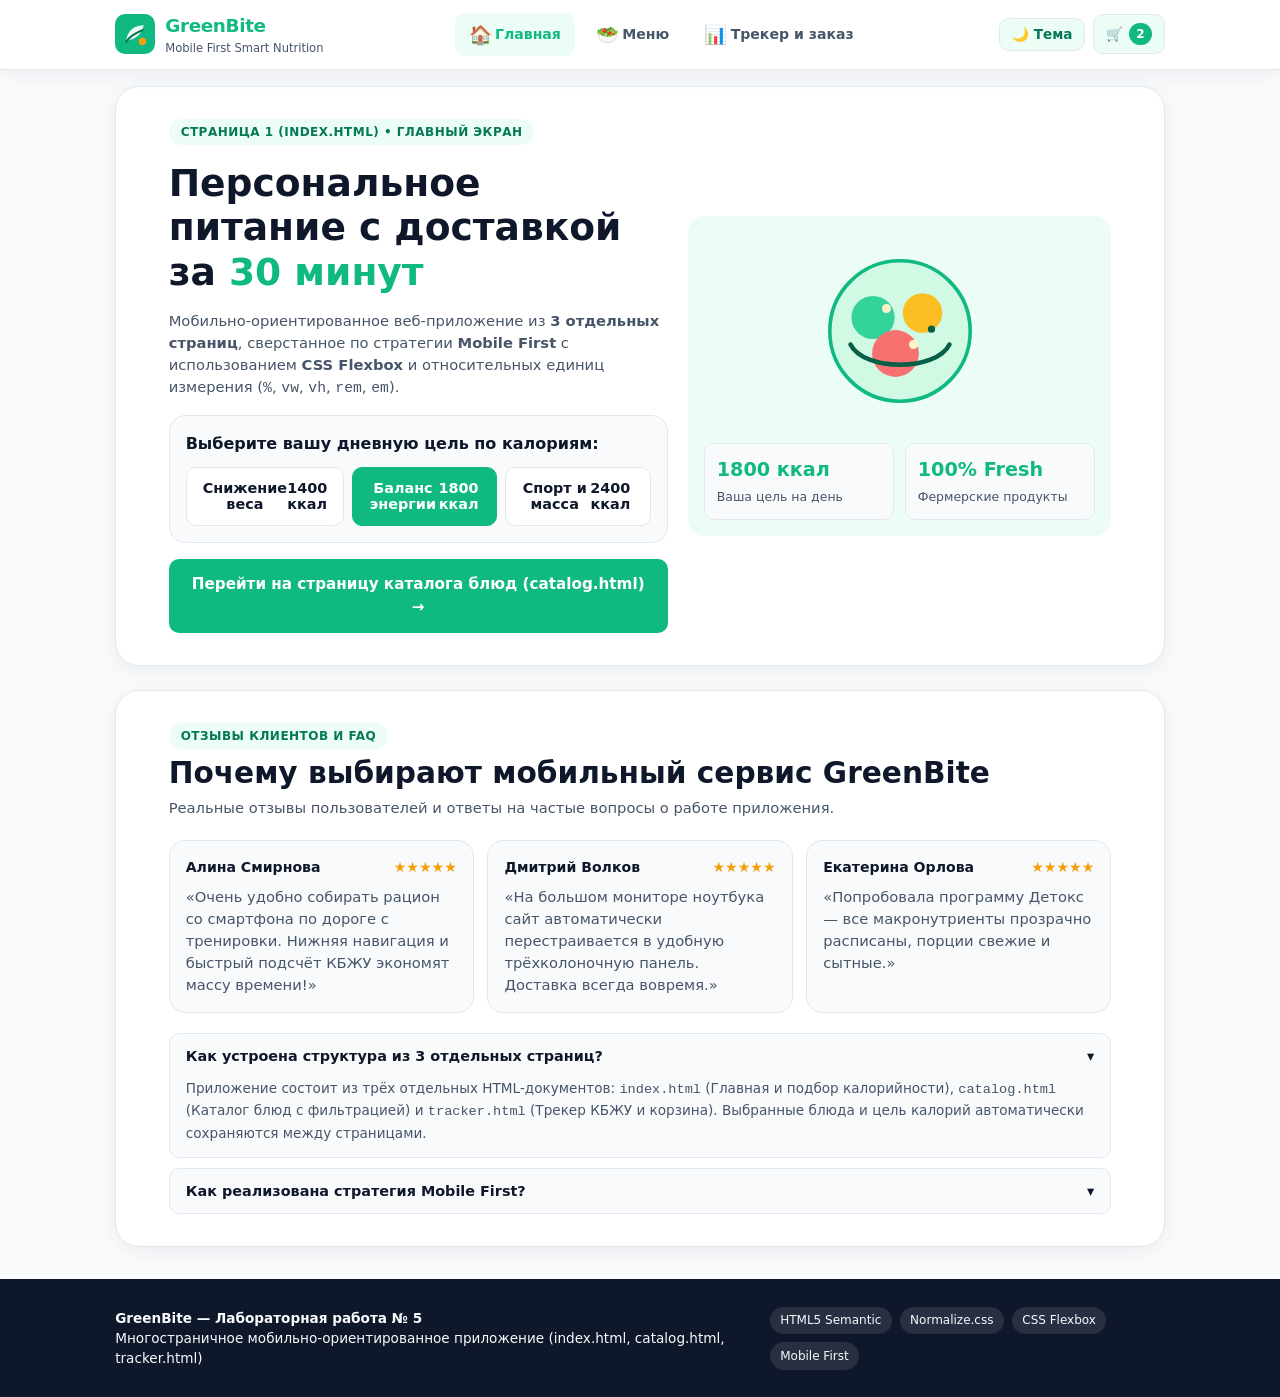
<file: index.html>
<!DOCTYPE html>
<html lang="ru">
<head>
  <meta charset="UTF-8">
  <!-- Обязательный метатег Viewport строго по ИТК Лабораторной работы № 5 -->
  <meta name="viewport" content="width=device-width, initial-scale=1.0, maximum-scale=1.0, user-scalable=no">
  <title>GreenBite — Главная | Лабораторная работа № 5 (Страница 1)</title>
  <link rel="stylesheet" href="css/normalize.css">
  <link rel="stylesheet" href="css/style.css">
</head>
<body>

  <!-- Всплывающее уведомление интерфейса -->
  <div id="toastMsg" class="toast-msg" role="status" aria-live="polite">
    <span id="toastText">Уведомление</span>
  </div>

  <!-- Семантическая шапка сайта <header> -->
  <header class="site-header">
    <div class="container header-inner">
      <a href="index.html" class="brand">
        <img src="assets/logo.svg" alt="Логотип GreenBite" class="brand-logo">
        <div class="brand-text">
          <span class="brand-title">GreenBite</span>
          <span class="brand-subtitle">Mobile First Smart Nutrition</span>
        </div>
      </a>

      <!-- Семантическая навигация <nav> между 3 отдельными страницами -->
      <nav class="main-nav" aria-label="Основная навигация по страницам">
        <ul class="nav-list">
          <li>
            <a href="index.html" class="nav-link active">
              <span class="nav-icon">🏠</span>
              <span>Главная</span>
            </a>
          </li>
          <li>
            <a href="catalog.html" class="nav-link">
              <span class="nav-icon">🥗</span>
              <span>Меню</span>
            </a>
          </li>
          <li>
            <a href="tracker.html" class="nav-link">
              <span class="nav-icon">📊</span>
              <span>Трекер и заказ</span>
            </a>
          </li>
        </ul>
      </nav>

      <div class="header-actions">
        <button type="button" id="themeToggleBtn" class="icon-btn" aria-label="Переключить тему">🌙 Тема</button>
        <a href="tracker.html" class="icon-btn">
          <span>🛒</span>
          <span id="cartCountBadge" class="cart-badge">2</span>
        </a>
      </div>
    </div>
  </header>

  <!-- Семантический основной блок <main> Страницы 1 -->
  <main class="site-main container">

    <section class="screen-section">
      <div class="hero-layout">
        <div class="hero-content">
          <span class="section-badge">Страница 1 (index.html) • Главный экран</span>
          <h1 class="hero-title">
            Персональное питание с доставкой за <span class="hero-highlight">30 минут</span>
          </h1>
          <p class="section-desc">
            Мобильно-ориентированное веб-приложение из <strong>3 отдельных страниц</strong>, сверстанное по стратегии <strong>Mobile First</strong> с использованием <strong>CSS Flexbox</strong> и относительных единиц измерения (<code>%</code>, <code>vw</code>, <code>vh</code>, <code>rem</code>, <code>em</code>).
          </p>

          <div class="goal-selector">
            <strong>Выберите вашу дневную цель по калориям:</strong>
            <div class="goal-buttons">
              <button type="button" class="goal-btn" data-kcal="1400">
                <span>Снижение веса</span>
                <span>1400 ккал</span>
              </button>
              <button type="button" class="goal-btn active" data-kcal="1800">
                <span>Баланс энергии</span>
                <span>1800 ккал</span>
              </button>
              <button type="button" class="goal-btn" data-kcal="2400">
                <span>Спорт и масса</span>
                <span>2400 ккал</span>
              </button>
            </div>
          </div>

          <a href="catalog.html" class="primary-btn">Перейти на страницу каталога блюд (catalog.html) →</a>
        </div>

        <div class="hero-visual">
          <img src="assets/hero-bowl.svg" alt="Сбалансированный боул GreenBite" class="hero-image">
          <div class="kpi-row">
            <div class="kpi-card">
              <span class="kpi-value" id="heroTargetDisplay">1800 ккал</span>
              <span class="kpi-label">Ваша цель на день</span>
            </div>
            <div class="kpi-card">
              <span class="kpi-value">100% Fresh</span>
              <span class="kpi-label">Фермерские продукты</span>
            </div>
          </div>
        </div>
      </div>
    </section>

    <section class="screen-section">
      <div class="section-header">
        <span class="section-badge">Отзывы клиентов и FAQ</span>
        <h2 class="section-title">Почему выбирают мобильный сервис GreenBite</h2>
        <p class="section-desc">Реальные отзывы пользователей и ответы на частые вопросы о работе приложения.</p>
      </div>

      <div class="reviews-grid">
        <article class="review-card">
          <div class="review-header">
            <span>Алина Смирнова</span>
            <span class="review-stars">★★★★★</span>
          </div>
          <p class="section-desc">«Очень удобно собирать рацион со смартфона по дороге с тренировки. Нижняя навигация и быстрый подсчёт КБЖУ экономят массу времени!»</p>
        </article>

        <article class="review-card">
          <div class="review-header">
            <span>Дмитрий Волков</span>
            <span class="review-stars">★★★★★</span>
          </div>
          <p class="section-desc">«На большом мониторе ноутбука сайт автоматически перестраивается в удобную трёхколоночную панель. Доставка всегда вовремя.»</p>
        </article>

        <article class="review-card">
          <div class="review-header">
            <span>Екатерина Орлова</span>
            <span class="review-stars">★★★★★</span>
          </div>
          <p class="section-desc">«Попробовала программу Детокс — все макронутриенты прозрачно расписаны, порции свежие и сытные.»</p>
        </article>
      </div>

      <div class="faq-list">
        <div class="faq-item open">
          <button type="button" class="faq-question">
            <span>Как устроена структура из 3 отдельных страниц?</span>
            <span>▾</span>
          </button>
          <div class="faq-answer">
            Приложение состоит из трёх отдельных HTML-документов: <code>index.html</code> (Главная и подбор калорийности), <code>catalog.html</code> (Каталог блюд с фильтрацией) и <code>tracker.html</code> (Трекер КБЖУ и корзина). Выбранные блюда и цель калорий автоматически сохраняются между страницами.
          </div>
        </div>

        <div class="faq-item">
          <button type="button" class="faq-question">
            <span>Как реализована стратегия Mobile First?</span>
            <span>▾</span>
          </button>
          <div class="faq-answer">
            Базовые CSS-стили написаны без медиа-запросов специально для узких экранов смартфонов (до 480px): одноколоночный поток Flexbox, крупный размер кнопок и нижнее расположение меню. Для планшетов (<code>@media (min-width: 768px)</code>) и десктопов (<code>@media (min-width: 1024px)</code>) сетка расширяется в несколько колонок.
          </div>
        </div>
      </div>
    </section>

  </main>

  <!-- Семантический подвал сайта <footer> -->
  <footer class="site-footer">
    <div class="container footer-inner">
      <div>
        <strong>GreenBite — Лабораторная работа № 5</strong>
        <p>Многостраничное мобильно-ориентированное приложение (index.html, catalog.html, tracker.html)</p>
      </div>
      <div class="footer-badges">
        <span class="footer-tag">HTML5 Semantic</span>
        <span class="footer-tag">Normalize.css</span>
        <span class="footer-tag">CSS Flexbox</span>
        <span class="footer-tag">Mobile First</span>
      </div>
    </div>
  </footer>

  <script src="js/app.js"></script>
</body>
</html>
</file>
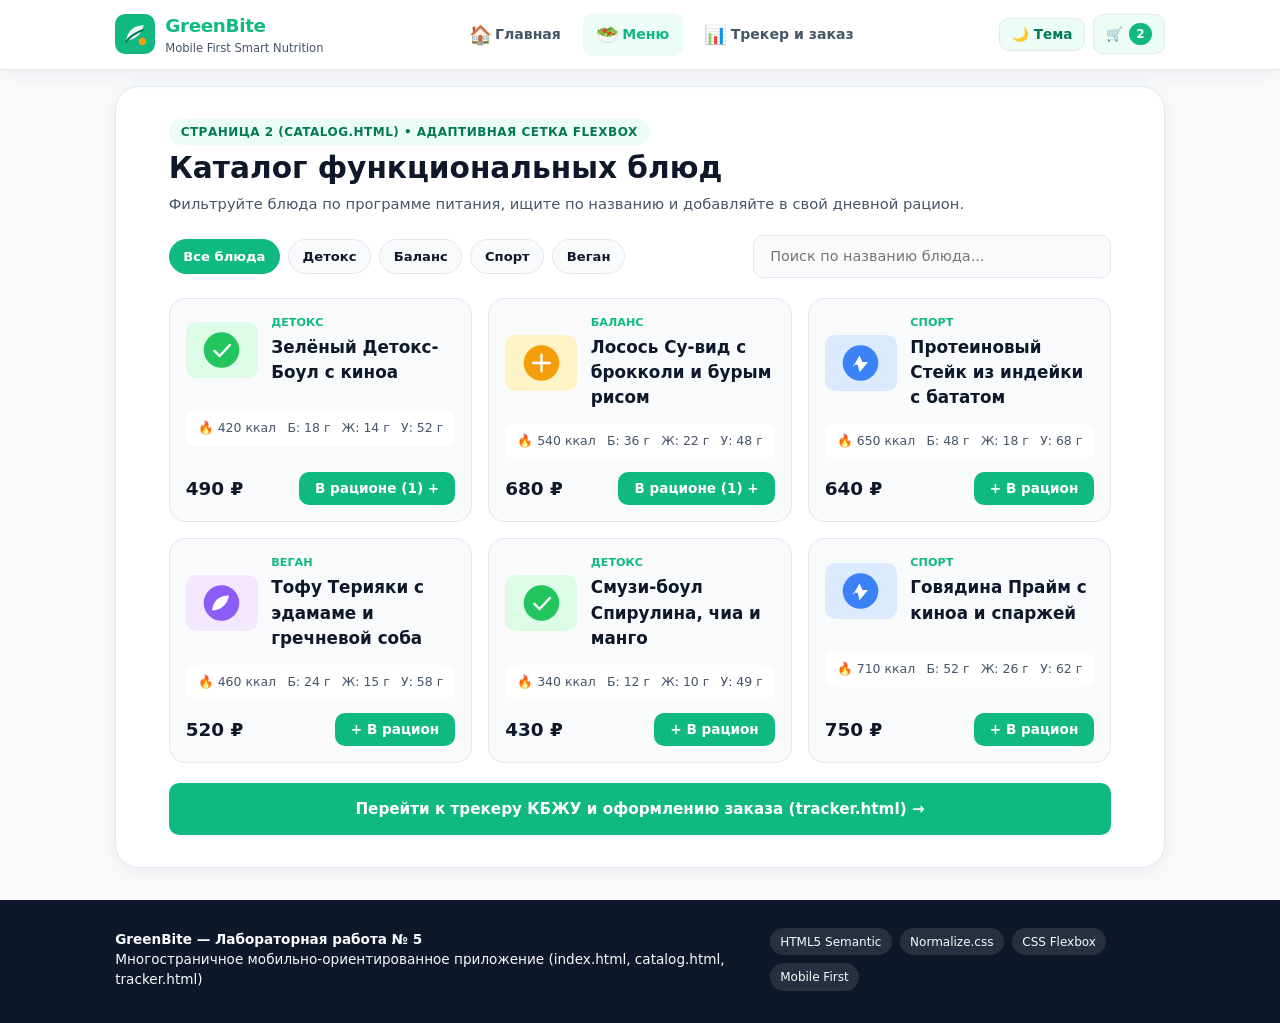
<file: catalog.html>
<!DOCTYPE html>
<html lang="ru">
<head>
  <meta charset="UTF-8">
  <!-- Обязательный метатег Viewport строго по ИТК Лабораторной работы № 5 -->
  <meta name="viewport" content="width=device-width, initial-scale=1.0, maximum-scale=1.0, user-scalable=no">
  <title>GreenBite — Меню и каталог блюд | Лабораторная работа № 5 (Страница 2)</title>
  <link rel="stylesheet" href="css/normalize.css">
  <link rel="stylesheet" href="css/style.css">
</head>
<body>

  <!-- Всплывающее уведомление интерфейса -->
  <div id="toastMsg" class="toast-msg" role="status" aria-live="polite">
    <span id="toastText">Уведомление</span>
  </div>

  <!-- Семантическая шапка сайта <header> -->
  <header class="site-header">
    <div class="container header-inner">
      <a href="index.html" class="brand">
        <img src="assets/logo.svg" alt="Логотип GreenBite" class="brand-logo">
        <div class="brand-text">
          <span class="brand-title">GreenBite</span>
          <span class="brand-subtitle">Mobile First Smart Nutrition</span>
        </div>
      </a>

      <!-- Семантическая навигация <nav> между 3 отдельными страницами -->
      <nav class="main-nav" aria-label="Основная навигация по страницам">
        <ul class="nav-list">
          <li>
            <a href="index.html" class="nav-link">
              <span class="nav-icon">🏠</span>
              <span>Главная</span>
            </a>
          </li>
          <li>
            <a href="catalog.html" class="nav-link active">
              <span class="nav-icon">🥗</span>
              <span>Меню</span>
            </a>
          </li>
          <li>
            <a href="tracker.html" class="nav-link">
              <span class="nav-icon">📊</span>
              <span>Трекер и заказ</span>
            </a>
          </li>
        </ul>
      </nav>

      <div class="header-actions">
        <button type="button" id="themeToggleBtn" class="icon-btn" aria-label="Переключить тему">🌙 Тема</button>
        <a href="tracker.html" class="icon-btn">
          <span>🛒</span>
          <span id="cartCountBadge" class="cart-badge">2</span>
        </a>
      </div>
    </div>
  </header>

  <!-- Семантический основной блок <main> Страницы 2 -->
  <main class="site-main container">

    <section class="screen-section">
      <div class="section-header">
        <span class="section-badge">Страница 2 (catalog.html) • Адаптивная сетка Flexbox</span>
        <h1 class="section-title">Каталог функциональных блюд</h1>
        <p class="section-desc">Фильтруйте блюда по программе питания, ищите по названию и добавляйте в свой дневной рацион.</p>
      </div>

      <div class="catalog-controls">
        <div class="filter-Chips" role="group" aria-label="Фильтр категорий">
          <button type="button" class="chip-btn active" data-cat="all">Все блюда</button>
          <button type="button" class="chip-btn" data-cat="detox">Детокс</button>
          <button type="button" class="chip-btn" data-cat="balance">Баланс</button>
          <button type="button" class="chip-btn" data-cat="sport">Спорт</button>
          <button type="button" class="chip-btn" data-cat="vegan">Веган</button>
        </div>
        <div class="search-box">
          <input type="search" id="catalogSearch" class="search-input" placeholder="Поиск по названию блюда...">
        </div>
      </div>

      <div id="catalogGrid" class="catalog-grid"></div>

      <a href="tracker.html" class="primary-btn">Перейти к трекеру КБЖУ и оформлению заказа (tracker.html) →</a>
    </section>

  </main>

  <!-- Семантический подвал сайта <footer> -->
  <footer class="site-footer">
    <div class="container footer-inner">
      <div>
        <strong>GreenBite — Лабораторная работа № 5</strong>
        <p>Многостраничное мобильно-ориентированное приложение (index.html, catalog.html, tracker.html)</p>
      </div>
      <div class="footer-badges">
        <span class="footer-tag">HTML5 Semantic</span>
        <span class="footer-tag">Normalize.css</span>
        <span class="footer-tag">CSS Flexbox</span>
        <span class="footer-tag">Mobile First</span>
      </div>
    </div>
  </footer>

  <script src="js/app.js"></script>
</body>
</html>
</file>
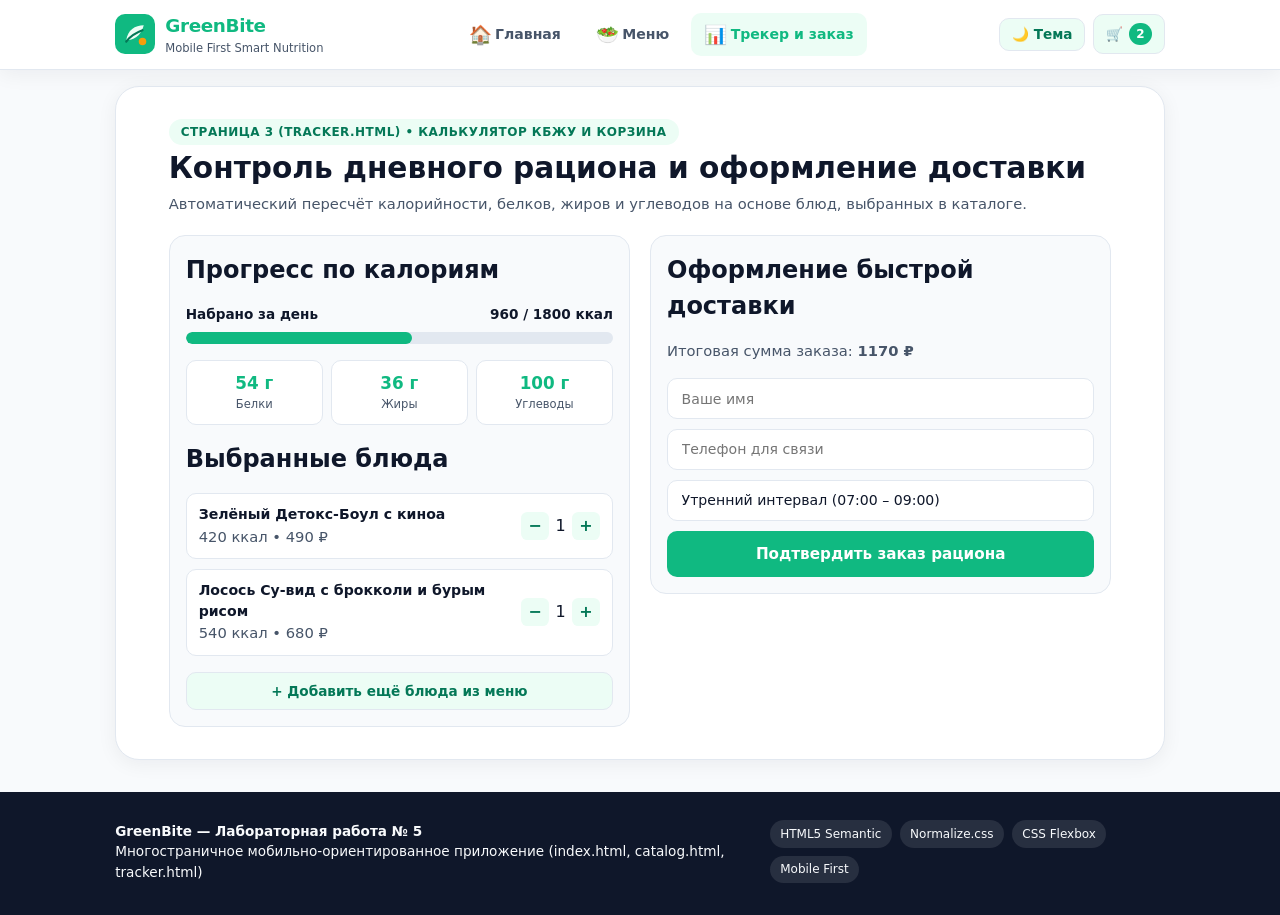
<file: tracker.html>
<!DOCTYPE html>
<html lang="ru">
<head>
  <meta charset="UTF-8">
  <!-- Обязательный метатег Viewport строго по ИТК Лабораторной работы № 5 -->
  <meta name="viewport" content="width=device-width, initial-scale=1.0, maximum-scale=1.0, user-scalable=no">
  <title>GreenBite — Трекер КБЖУ и Корзина | Лабораторная работа № 5 (Страница 3)</title>
  <link rel="stylesheet" href="css/normalize.css">
  <link rel="stylesheet" href="css/style.css">
</head>
<body>

  <!-- Всплывающее уведомление интерфейса -->
  <div id="toastMsg" class="toast-msg" role="status" aria-live="polite">
    <span id="toastText">Уведомление</span>
  </div>

  <!-- Семантическая шапка сайта <header> -->
  <header class="site-header">
    <div class="container header-inner">
      <a href="index.html" class="brand">
        <img src="assets/logo.svg" alt="Логотип GreenBite" class="brand-logo">
        <div class="brand-text">
          <span class="brand-title">GreenBite</span>
          <span class="brand-subtitle">Mobile First Smart Nutrition</span>
        </div>
      </a>

      <!-- Семантическая навигация <nav> между 3 отдельными страницами -->
      <nav class="main-nav" aria-label="Основная навигация по страницам">
        <ul class="nav-list">
          <li>
            <a href="index.html" class="nav-link">
              <span class="nav-icon">🏠</span>
              <span>Главная</span>
            </a>
          </li>
          <li>
            <a href="catalog.html" class="nav-link">
              <span class="nav-icon">🥗</span>
              <span>Меню</span>
            </a>
          </li>
          <li>
            <a href="tracker.html" class="nav-link active">
              <span class="nav-icon">📊</span>
              <span>Трекер и заказ</span>
            </a>
          </li>
        </ul>
      </nav>

      <div class="header-actions">
        <button type="button" id="themeToggleBtn" class="icon-btn" aria-label="Переключить тему">🌙 Тема</button>
        <a href="tracker.html" class="icon-btn">
          <span>🛒</span>
          <span id="cartCountBadge" class="cart-badge">2</span>
        </a>
      </div>
    </div>
  </header>

  <!-- Семантический основной блок <main> Страницы 3 -->
  <main class="site-main container">

    <section class="screen-section">
      <div class="section-header">
        <span class="section-badge">Страница 3 (tracker.html) • Калькулятор КБЖУ и корзина</span>
        <h1 class="section-title">Контроль дневного рациона и оформление доставки</h1>
        <p class="section-desc">Автоматический пересчёт калорийности, белков, жиров и углеводов на основе блюд, выбранных в каталоге.</p>
      </div>

      <div class="tracker-layout">
        <div class="tracker-panel">
          <h2>Прогресс по калориям</h2>
          <div class="progress-wrap">
            <div class="progress-labels">
              <span>Набрано за день</span>
              <span id="kcalProgressText">960 / 1800 ккал</span>
            </div>
            <div class="progress-bar-bg">
              <div id="kcalProgressBar" class="progress-bar-fill"></div>
            </div>
          </div>

          <div class="macro-summary">
            <div class="macro-box">
              <div id="macroProtein" class="macro-val">54 г</div>
              <div class="macro-name">Белки</div>
            </div>
            <div class="macro-box">
              <div id="macroFat" class="macro-val">36 г</div>
              <div class="macro-name">Жиры</div>
            </div>
            <div class="macro-box">
              <div id="macroCarbs" class="macro-val">100 г</div>
              <div class="macro-name">Углеводы</div>
            </div>
          </div>

          <h2>Выбранные блюда</h2>
          <div id="cartList" class="cart-list"></div>
          <a href="catalog.html" class="icon-btn">+ Добавить ещё блюда из меню</a>
        </div>

        <div class="cart-panel">
          <h2>Оформление быстрой доставки</h2>
          <p class="section-desc">Итоговая сумма заказа: <strong id="cartTotalPrice">1170 ₽</strong></p>
          <form id="orderForm" class="order-form">
            <input type="text" id="customerName" class="form-input" placeholder="Ваше имя" required>
            <input type="tel" id="customerPhone" class="form-input" placeholder="Телефон для связи" required>
            <select id="deliverySlot" class="form-input">
              <option value="morning">Утренний интервал (07:00 – 09:00)</option>
              <option value="day">Дневной интервал (12:00 – 14:00)</option>
              <option value="evening">Вечерний интервал (19:00 – 21:00)</option>
            </select>
            <button type="submit" class="primary-btn">Подтвердить заказ рациона</button>
          </form>
        </div>
      </div>
    </section>

  </main>

  <!-- Семантический подвал сайта <footer> -->
  <footer class="site-footer">
    <div class="container footer-inner">
      <div>
        <strong>GreenBite — Лабораторная работа № 5</strong>
        <p>Многостраничное мобильно-ориентированное приложение (index.html, catalog.html, tracker.html)</p>
      </div>
      <div class="footer-badges">
        <span class="footer-tag">HTML5 Semantic</span>
        <span class="footer-tag">Normalize.css</span>
        <span class="footer-tag">CSS Flexbox</span>
        <span class="footer-tag">Mobile First</span>
      </div>
    </div>
  </footer>

  <script src="js/app.js"></script>
</body>
</html>
</file>
<file: css/style.css>
/*!
 * Лабораторная работа № 5
 * Тема: Верстка мобильно-ориентированного приложения «GreenBite» (3 отдельные страницы)
 * Стратегия: Mobile First (базовые стили для экранов до 480px без медиа-запросов)
 * Сетка: CSS Flexbox | Единицы измерения: %, vw, vh, rem, em
 */

:root {
  --bg-primary: #f8fafc;
  --bg-card: #ffffff;
  --bg-accent: #ecfdf5;
  --bg-dark: #0f172a;
  --text-main: #0f172a;
  --text-muted: #475569;
  --brand-primary: #10b981;
  --brand-dark: #047857;
  --brand-amber: #f59e0b;
  --border-soft: #e2e8f0;
  --radius-sm: 0.625rem;
  --radius-md: 1rem;
  --radius-lg: 1.5rem;
  --shadow-soft: 0 0.25rem 1.25rem rgba(15, 23, 42, 0.06);
  --shadow-hover: 0 0.5rem 1.75rem rgba(16, 185, 129, 0.16);
}

body.dark-theme {
  --bg-primary: #0f172a;
  --bg-card: #1e293b;
  --bg-accent: #064e3b;
  --bg-dark: #020617;
  --text-main: #f8fafc;
  --text-muted: #94a3b8;
  --border-soft: #334155;
  --shadow-soft: 0 0.25rem 1.25rem rgba(0, 0, 0, 0.35);
}

body {
  background-color: var(--bg-primary);
  color: var(--text-main);
  font-size: 1rem;
  display: flex;
  flex-direction: column;
  min-height: 100vh;
  padding-bottom: 4.5rem;
  transition: background-color 0.25s ease, color 0.25s ease;
}

.container {
  width: 92vw;
  max-width: 100%;
  margin-left: auto;
  margin-right: auto;
}

/* ==========================================================================
   БАЗОВЫЕ СТИЛИ MOBILE FIRST (экраны смартфонов до 480px без медиа-запросов)
   ========================================================================== */

.site-header {
  position: sticky;
  top: 0;
  z-index: 50;
  width: 100%;
  background-color: var(--bg-card);
  border-bottom: 0.0625rem solid var(--border-soft);
  box-shadow: var(--shadow-soft);
}

.header-inner {
  display: flex;
  flex-direction: row;
  align-items: center;
  justify-content: space-between;
  padding: 0.75rem 0;
  gap: 0.75rem;
}

.brand {
  display: flex;
  align-items: center;
  gap: 0.625rem;
}

.brand-logo {
  width: 2.5rem;
  height: 2.5rem;
  flex-shrink: 0;
}

.brand-text {
  display: flex;
  flex-direction: column;
}

.brand-title {
  font-size: 1.15rem;
  font-weight: 800;
  letter-spacing: -0.02em;
  color: var(--brand-primary);
}

.brand-subtitle {
  font-size: 0.72rem;
  color: var(--text-muted);
}

.header-actions {
  display: flex;
  align-items: center;
  gap: 0.5rem;
}

.icon-btn {
  display: flex;
  align-items: center;
  justify-content: center;
  gap: 0.35rem;
  padding: 0.5rem 0.75rem;
  border-radius: var(--radius-sm);
  background-color: var(--bg-accent);
  color: var(--brand-dark);
  font-size: 0.85rem;
  font-weight: 700;
  border: 0.0625rem solid var(--border-soft);
}

body.dark-theme .icon-btn {
  color: #ecfdf5;
}

.cart-badge {
  background-color: var(--brand-primary);
  color: #ffffff;
  padding: 0.125rem 0.45rem;
  border-radius: 2rem;
  font-size: 0.75rem;
}

/* Нижняя мобильная навигация <nav> */
.main-nav {
  position: fixed;
  bottom: 0;
  left: 0;
  right: 0;
  z-index: 60;
  background-color: var(--bg-card);
  border-top: 0.0625rem solid var(--border-soft);
  padding: 0.4rem 2vw;
  box-shadow: 0 -0.25rem 1rem rgba(15, 23, 42, 0.08);
}

.nav-list {
  display: flex;
  flex-direction: row;
  justify-content: space-around;
  align-items: center;
  width: 100%;
}

.nav-link {
  display: flex;
  flex-direction: column;
  align-items: center;
  justify-content: center;
  padding: 0.35rem 0.65rem;
  border-radius: var(--radius-sm);
  font-size: 0.75rem;
  font-weight: 600;
  color: var(--text-muted);
  gap: 0.2rem;
  transition: color 0.2s ease, background-color 0.2s ease;
}

.nav-link.active,
.nav-link:hover {
  color: var(--brand-primary);
  background-color: var(--bg-accent);
}

.nav-icon {
  font-size: 1.15rem;
}

/* Основной контент <main> и секции <section> */
.site-main {
  flex: 1 1 auto;
  display: flex;
  flex-direction: column;
  gap: 1.5rem;
  padding: 1rem 0 2rem;
}

.screen-section {
  display: flex;
  flex-direction: column;
  justify-content: center;
  gap: 1.25rem;
  padding: 1.25rem 4%;
  background-color: var(--bg-card);
  border-radius: var(--radius-lg);
  border: 0.0625rem solid var(--border-soft);
  box-shadow: var(--shadow-soft);
}

.section-header {
  display: flex;
  flex-direction: column;
  gap: 0.4rem;
}

.section-badge {
  align-self: flex-start;
  background-color: var(--bg-accent);
  color: var(--brand-dark);
  font-size: 0.75rem;
  font-weight: 700;
  padding: 0.25rem 0.75rem;
  border-radius: 2rem;
  text-transform: uppercase;
  letter-spacing: 0.04em;
}

body.dark-theme .section-badge {
  color: #6ee7b7;
}

.section-title {
  font-size: 1.45rem;
  font-weight: 800;
  line-height: 1.2;
}

.section-desc {
  font-size: 0.92rem;
  color: var(--text-muted);
}

/* Стили Страницы 1 (index.html) */
.hero-layout {
  display: flex;
  flex-direction: column;
  gap: 1.25rem;
}

.hero-content {
  display: flex;
  flex-direction: column;
  gap: 1rem;
}

.hero-title {
  font-size: 1.65rem;
  font-weight: 800;
  line-height: 1.18;
}

.hero-highlight {
  color: var(--brand-primary);
}

.hero-visual {
  display: flex;
  flex-direction: column;
  align-items: center;
  gap: 0.85rem;
  background-color: var(--bg-accent);
  padding: 1rem;
  border-radius: var(--radius-md);
}

.hero-image {
  width: 100%;
  max-width: 18rem;
}

.kpi-row {
  display: flex;
  flex-direction: row;
  flex-wrap: wrap;
  gap: 0.65rem;
  width: 100%;
}

.kpi-card {
  flex: 1 1 45%;
  background-color: var(--bg-primary);
  padding: 0.75rem;
  border-radius: var(--radius-sm);
  border: 0.0625rem solid var(--border-soft);
  display: flex;
  flex-direction: column;
  gap: 0.2rem;
}

.kpi-value {
  font-size: 1.2rem;
  font-weight: 800;
  color: var(--brand-primary);
}

.kpi-label {
  font-size: 0.78rem;
  color: var(--text-muted);
}

.goal-selector {
  display: flex;
  flex-direction: column;
  gap: 0.65rem;
  background-color: var(--bg-primary);
  padding: 1rem;
  border-radius: var(--radius-md);
  border: 0.0625rem solid var(--border-soft);
}

.goal-buttons {
  display: flex;
  flex-direction: column;
  gap: 0.5rem;
}

.goal-btn {
  width: 100%;
  padding: 0.75rem 1rem;
  border-radius: var(--radius-sm);
  background-color: var(--bg-card);
  border: 0.0625rem solid var(--border-soft);
  font-weight: 600;
  font-size: 0.9rem;
  display: flex;
  justify-content: space-between;
  align-items: center;
  transition: all 0.2s ease;
}

.goal-btn.active {
  background-color: var(--brand-primary);
  color: #ffffff;
  border-color: var(--brand-primary);
}

.primary-btn {
  display: inline-flex;
  align-items: center;
  justify-content: center;
  gap: 0.5rem;
  width: 100%;
  padding: 0.9rem 1.25rem;
  background-color: var(--brand-primary);
  color: #ffffff;
  font-weight: 700;
  font-size: 0.95rem;
  border-radius: var(--radius-sm);
  transition: background-color 0.2s ease, transform 0.15s ease;
  text-align: center;
}

.primary-btn:hover {
  background-color: var(--brand-dark);
}

/* Стили Страницы 2 (catalog.html) */
.catalog-controls {
  display: flex;
  flex-direction: column;
  gap: 0.75rem;
}

.filter-Chips {
  display: flex;
  flex-direction: row;
  flex-wrap: wrap;
  gap: 0.5rem;
}

.chip-btn {
  flex: 1 1 auto;
  padding: 0.55rem 0.85rem;
  border-radius: 2rem;
  background-color: var(--bg-primary);
  border: 0.0625rem solid var(--border-soft);
  font-size: 0.82rem;
  font-weight: 600;
  text-align: center;
}

.chip-btn.active {
  background-color: var(--brand-primary);
  color: #ffffff;
  border-color: var(--brand-primary);
}

.search-box {
  width: 100%;
}

.search-input {
  width: 100%;
  padding: 0.75rem 1rem;
  border-radius: var(--radius-sm);
  background-color: var(--bg-primary);
  border: 0.0625rem solid var(--border-soft);
  font-size: 0.9rem;
}

.catalog-grid {
  display: flex;
  flex-direction: column;
  gap: 1rem;
}

.meal-card {
  display: flex;
  flex-direction: column;
  justify-content: space-between;
  gap: 0.85rem;
  padding: 1rem;
  border-radius: var(--radius-md);
  background-color: var(--bg-primary);
  border: 0.0625rem solid var(--border-soft);
  transition: transform 0.2s ease, box-shadow 0.2s ease;
}

.meal-card:hover {
  box-shadow: var(--shadow-hover);
}

.meal-top {
  display: flex;
  flex-direction: row;
  gap: 0.85rem;
  align-items: center;
}

.meal-thumb {
  width: 4.5rem;
  height: 3.5rem;
  border-radius: var(--radius-sm);
  object-fit: cover;
  flex-shrink: 0;
}

.meal-info {
  display: flex;
  flex-direction: column;
  gap: 0.2rem;
}

.meal-tag {
  font-size: 0.7rem;
  font-weight: 700;
  color: var(--brand-primary);
  text-transform: uppercase;
}

.meal-title {
  font-size: 1.05rem;
  font-weight: 700;
}

.meal-macros {
  display: flex;
  flex-direction: row;
  justify-content: space-between;
  background-color: var(--bg-card);
  padding: 0.5rem 0.75rem;
  border-radius: var(--radius-sm);
  font-size: 0.78rem;
  color: var(--text-muted);
}

.meal-footer {
  display: flex;
  flex-direction: row;
  align-items: center;
  justify-content: space-between;
  gap: 0.75rem;
}

.meal-price {
  font-size: 1.15rem;
  font-weight: 800;
}

.add-btn {
  padding: 0.55rem 1rem;
  border-radius: var(--radius-sm);
  background-color: var(--brand-primary);
  color: #ffffff;
  font-size: 0.85rem;
  font-weight: 700;
}

/* Стили Страницы 3 (tracker.html) */
.tracker-layout {
  display: flex;
  flex-direction: column;
  gap: 1.25rem;
}

.tracker-panel,
.cart-panel {
  display: flex;
  flex-direction: column;
  gap: 1rem;
  padding: 1rem;
  background-color: var(--bg-primary);
  border-radius: var(--radius-md);
  border: 0.0625rem solid var(--border-soft);
}

.progress-wrap {
  display: flex;
  flex-direction: column;
  gap: 0.45rem;
}

.progress-labels {
  display: flex;
  justify-content: space-between;
  font-size: 0.85rem;
  font-weight: 600;
}

.progress-bar-bg {
  width: 100%;
  height: 0.75rem;
  background-color: var(--border-soft);
  border-radius: 2rem;
  overflow: hidden;
}

.progress-bar-fill {
  height: 100%;
  width: 0%;
  background-color: var(--brand-primary);
  border-radius: 2rem;
  transition: width 0.3s ease;
}

.macro-summary {
  display: flex;
  flex-direction: row;
  justify-content: space-between;
  gap: 0.5rem;
}

.macro-box {
  flex: 1 1 30%;
  background-color: var(--bg-card);
  padding: 0.65rem;
  border-radius: var(--radius-sm);
  text-align: center;
  border: 0.0625rem solid var(--border-soft);
}

.macro-val {
  font-size: 1.05rem;
  font-weight: 800;
  color: var(--brand-primary);
}

.macro-name {
  font-size: 0.72rem;
  color: var(--text-muted);
}

.cart-list {
  display: flex;
  flex-direction: column;
  gap: 0.6rem;
}

.cart-item {
  display: flex;
  flex-direction: row;
  justify-content: space-between;
  align-items: center;
  padding: 0.65rem 0.75rem;
  background-color: var(--bg-card);
  border-radius: var(--radius-sm);
  border: 0.0625rem solid var(--border-soft);
  gap: 0.5rem;
}

.cart-item-title {
  font-size: 0.88rem;
  font-weight: 600;
}

.cart-item-controls {
  display: flex;
  align-items: center;
  gap: 0.4rem;
}

.qty-btn {
  width: 1.75rem;
  height: 1.75rem;
  border-radius: 0.4rem;
  background-color: var(--bg-accent);
  color: var(--brand-dark);
  font-weight: 800;
  display: flex;
  align-items: center;
  justify-content: center;
}

.order-form {
  display: flex;
  flex-direction: column;
  gap: 0.65rem;
}

.form-input {
  width: 100%;
  padding: 0.7rem 0.85rem;
  border-radius: var(--radius-sm);
  background-color: var(--bg-card);
  border: 0.0625rem solid var(--border-soft);
  font-size: 0.88rem;
}

/* Отзывы и FAQ */
.reviews-grid {
  display: flex;
  flex-direction: column;
  gap: 0.85rem;
}

.review-card {
  display: flex;
  flex-direction: column;
  gap: 0.5rem;
  padding: 1rem;
  background-color: var(--bg-primary);
  border-radius: var(--radius-md);
  border: 0.0625rem solid var(--border-soft);
}

.review-header {
  display: flex;
  justify-content: space-between;
  align-items: center;
  font-size: 0.88rem;
  font-weight: 700;
}

.review-stars {
  color: var(--brand-amber);
}

.faq-list {
  display: flex;
  flex-direction: column;
  gap: 0.65rem;
}

.faq-item {
  border-radius: var(--radius-sm);
  background-color: var(--bg-primary);
  border: 0.0625rem solid var(--border-soft);
  overflow: hidden;
}

.faq-question {
  width: 100%;
  padding: 0.85rem 1rem;
  display: flex;
  justify-content: space-between;
  align-items: center;
  font-weight: 700;
  font-size: 0.9rem;
  text-align: left;
}

.faq-answer {
  display: none;
  padding: 0 1rem 0.85rem;
  font-size: 0.85rem;
  color: var(--text-muted);
  line-height: 1.5;
}

.faq-item.open .faq-answer {
  display: block;
}

/* Подвал сайта <footer> */
.site-footer {
  background-color: var(--bg-dark);
  color: #f8fafc;
  padding: 1.75rem 0 2rem;
  margin-top: auto;
}

.footer-inner {
  display: flex;
  flex-direction: column;
  gap: 1rem;
  font-size: 0.85rem;
}

.footer-badges {
  display: flex;
  flex-wrap: wrap;
  gap: 0.5rem;
}

.footer-tag {
  background-color: rgba(255, 255, 255, 0.1);
  padding: 0.3rem 0.65rem;
  border-radius: 2rem;
  font-size: 0.75rem;
}

.toast-msg {
  position: fixed;
  top: 4.5rem;
  right: 4vw;
  left: 4vw;
  z-index: 100;
  background-color: var(--brand-dark);
  color: #ffffff;
  padding: 0.85rem 1rem;
  border-radius: var(--radius-sm);
  font-size: 0.88rem;
  font-weight: 600;
  box-shadow: var(--shadow-soft);
  display: none;
}

.toast-msg.visible {
  display: flex;
  justify-content: space-between;
  align-items: center;
}

/* ==========================================================================
   МЕДИА-ЗАПРОСЫ (MEDIA QUERIES) ДЛЯ ПЛАНШЕТОВ И ДЕСКТОПОВ
   ========================================================================== */

@media (min-width: 768px) {
  body {
    padding-bottom: 0;
  }

  .container {
    width: 88vw;
    max-width: 75rem;
  }

  .main-nav {
    position: static;
    border-top: none;
    box-shadow: none;
    padding: 0;
    background: transparent;
    width: auto;
  }

  .nav-list {
    gap: 0.5rem;
  }

  .nav-link {
    flex-direction: row;
    font-size: 0.88rem;
    padding: 0.5rem 0.85rem;
  }

  .screen-section {
    padding: 2rem 5%;
  }

  .hero-layout {
    flex-direction: row;
    align-items: center;
    justify-content: space-between;
  }

  .hero-content {
    flex: 1 1 52%;
  }

  .hero-visual {
    flex: 1 1 44%;
  }

  .goal-buttons {
    flex-direction: row;
  }

  .catalog-controls {
    flex-direction: row;
    justify-content: space-between;
    align-items: center;
  }

  .search-box {
    width: 38%;
  }

  .catalog-grid {
    flex-direction: row;
    flex-wrap: wrap;
  }

  .meal-card {
    flex: 1 1 46%;
  }

  .tracker-layout {
    flex-direction: row;
    align-items: flex-start;
  }

  .tracker-panel,
  .cart-panel {
    flex: 1 1 48%;
  }

  .reviews-grid {
    flex-direction: row;
    flex-wrap: wrap;
  }

  .review-card {
    flex: 1 1 46%;
  }

  .footer-inner {
    flex-direction: row;
    justify-content: space-between;
    align-items: center;
  }

  .toast-msg {
    left: auto;
    width: 24rem;
  }
}

@media (min-width: 1024px) {
  .container {
    width: 82vw;
    max-width: 80rem;
  }

  .hero-title {
    font-size: 2.35rem;
  }

  .section-title {
    font-size: 1.85rem;
  }

  .meal-card {
    flex: 1 1 30%;
  }

  .review-card {
    flex: 1 1 30%;
  }
}
</file>
